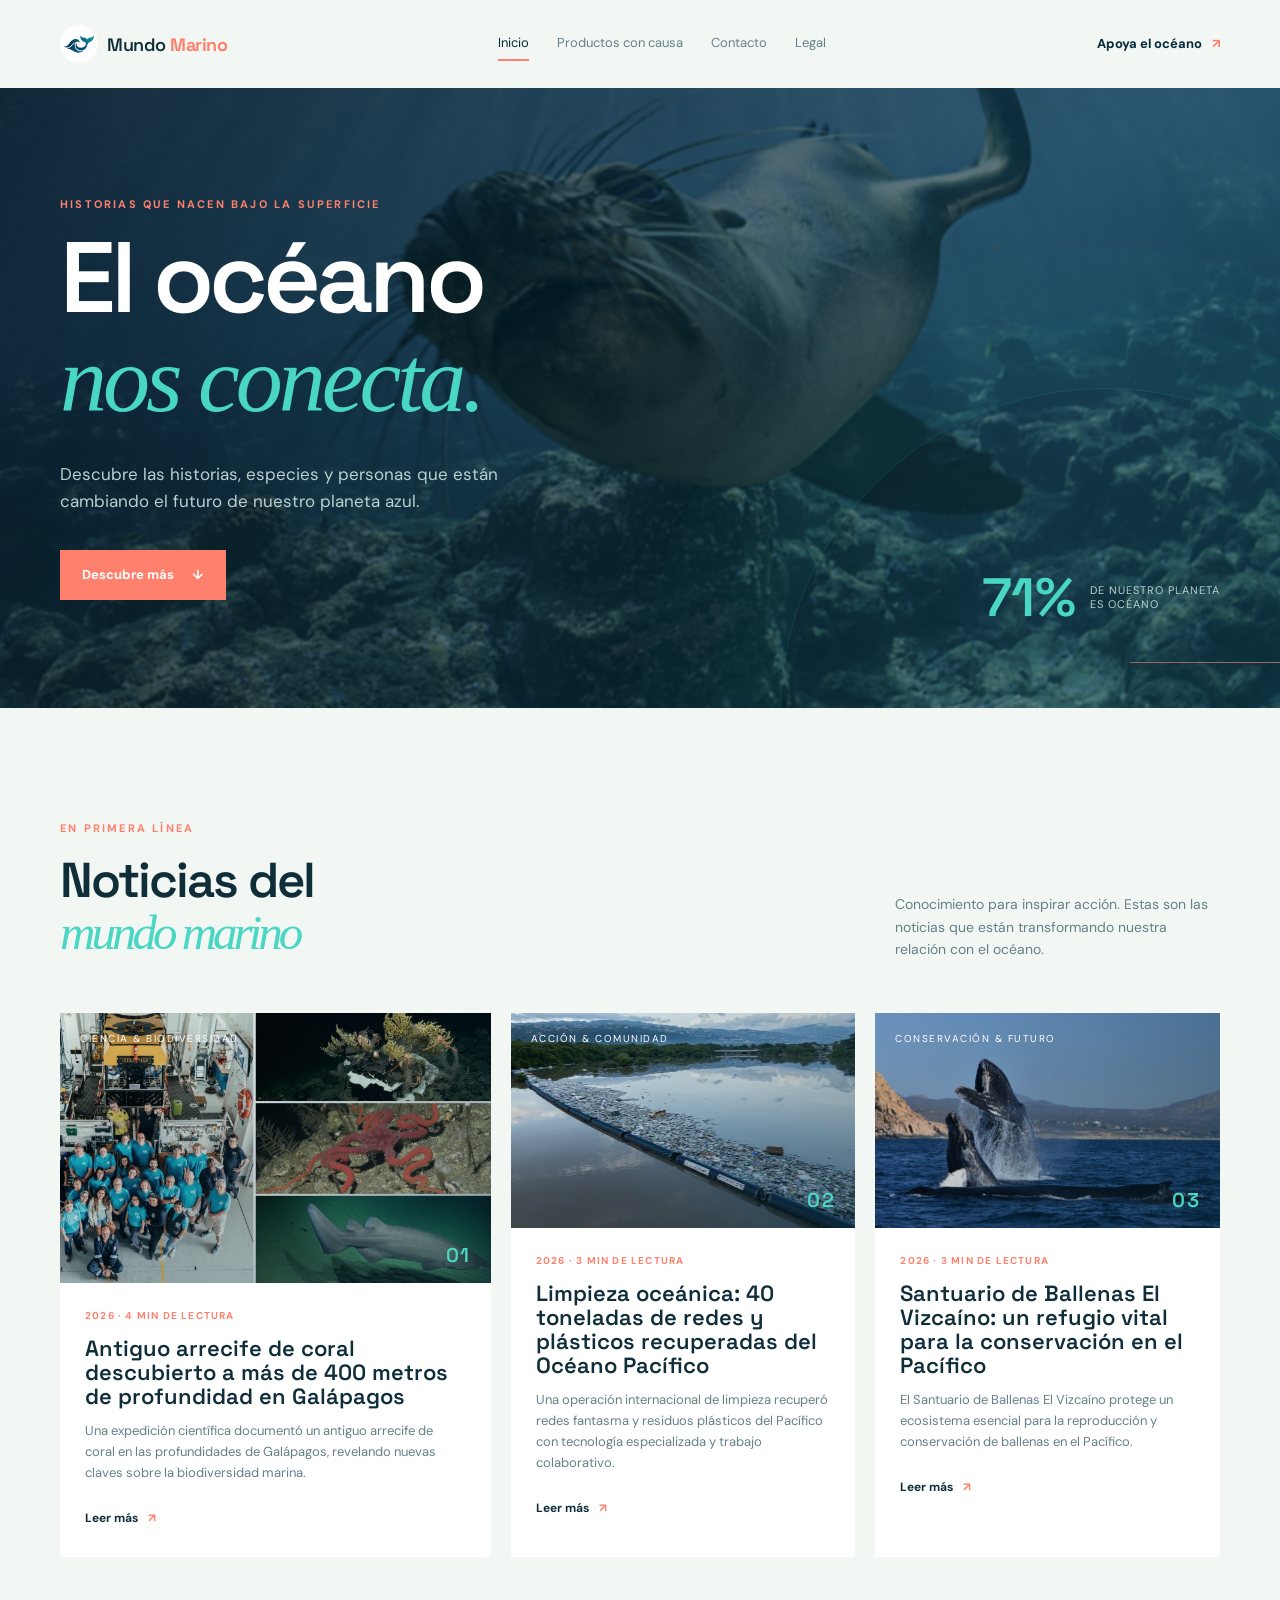
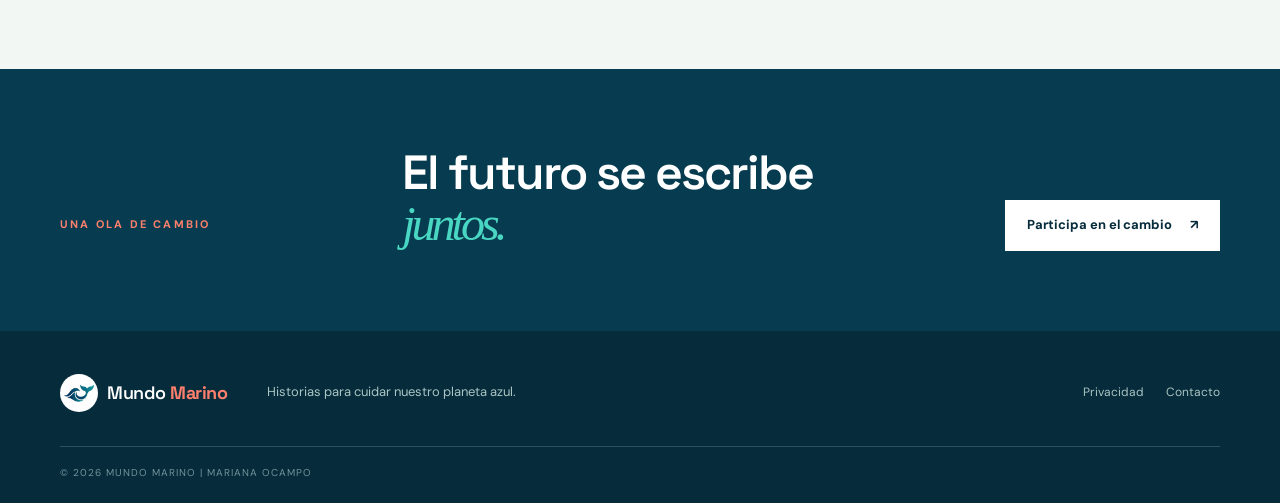
<file: index.html>
<!doctype html>
<html lang="es">
<head>
  <meta charset="utf-8">
  <meta name="viewport" content="width=device-width, initial-scale=1">
  <meta name="description" content="Mundo Marino: noticias, productos con causa y acciones para proteger nuestros océanos.">
  <title>Mundo Marino | Noticias del océano</title>
  <link rel="icon" href="img/LOGO.jpg" type="image/jpeg">
  <link rel="preconnect" href="https://fonts.googleapis.com">
  <link rel="preconnect" href="https://fonts.gstatic.com" crossorigin>
  <link href="https://fonts.googleapis.com/css2?family=DM+Sans:wght@400;500;700&family=Space+Grotesk:wght@500;600;700&display=swap" rel="stylesheet">
  <link rel="stylesheet" href="css/style.css">
</head>
<body>
  <header class="site-header">
    <nav class="nav container" aria-label="Navegación principal">
      <a class="brand" href="index.html"><img src="img/LOGO.jpg" alt="Logo de Mundo Marino"><span>Mundo <strong>Marino</strong></span></a>
      <button class="menu-toggle" type="button" aria-expanded="false" aria-controls="site-menu"><span></span><span></span><span></span><b>Menú</b></button>
      <div class="nav-links" id="site-menu">
        <a class="active" href="index.html">Inicio</a>
        <a href="productos.html">Productos con causa</a>
        <a href="contacto.html">Contacto</a>
        <a href="legal.html">Legal</a>
      </div>
      <a class="nav-cta" href="productos.html">Apoya el océano <span aria-hidden="true">↗</span></a>
    </nav>
  </header>

  <main>
    <section class="hero hero-slider" data-start="0" data-slides="img/FONDO01.jpg,img/FONDO02.jpg,img/FONDO03.jpg">
      <div class="hero-overlay"></div>
      <div class="hero-glow"></div>
      <div class="container hero-content">
        <p class="eyebrow">Historias que nacen bajo la superficie</p>
        <h1>El océano<br><em>nos conecta.</em></h1>
        <p class="hero-copy">Descubre las historias, especies y personas que están cambiando el futuro de nuestro planeta azul.</p>
        <a class="button button-primary" href="#noticias">Descubre más <span aria-hidden="true">↓</span></a>
      </div>
      <div class="hero-stat" aria-label="Dato destacado">
        <strong>71%</strong><span>de nuestro planeta<br>es océano</span>
      </div>
      <span class="hero-line" aria-hidden="true"></span>
    </section>

    <section class="news-section container" id="noticias">
      <div class="section-heading">
        <div><p class="eyebrow">En primera línea</p><h2>Noticias del<br><em>mundo marino</em></h2></div>
        <p class="section-intro">Conocimiento para inspirar acción. Estas son las noticias que están transformando nuestra relación con el océano.</p>
      </div>
      <div class="news-grid">
        <article class="news-card news-card-featured">
          <div class="card-image coral-image"><img src="img/NOTICIA01.jpeg" alt="Arrecife de coral en las profundidades"><span class="image-label">Ciencia &amp; biodiversidad</span><span class="card-number">01</span></div>
          <div class="card-body">          <p class="card-meta">2026 · 4 MIN DE LECTURA</p><h3>Antiguo arrecife de coral descubierto a más de 400 metros de profundidad en Galápagos</h3><p>Una expedición científica documentó un antiguo arrecife de coral en las profundidades de Galápagos, revelando nuevas claves sobre la biodiversidad marina.</p><a class="text-link" href="https://www.elcomercio.com/tendencias/ciencia/descubren-antiguo-arrecife-coral-galapagos/" target="_blank" rel="noopener noreferrer">Leer más <span>↗</span></a></div>
        </article>
        <article class="news-card">
          <div class="card-image clean-image"><img src="img/NOTICIA02.jpg" alt="Limpieza de residuos en el océano"><span class="image-label">Acción &amp; comunidad</span><span class="card-number">02</span></div>
          <div class="card-body">          <p class="card-meta">2026 · 3 MIN DE LECTURA</p><h3>Limpieza oceánica: 40 toneladas de redes y plásticos recuperadas del Océano Pacífico</h3><p>Una operación internacional de limpieza recuperó redes fantasma y residuos plásticos del Pacífico con tecnología especializada y trabajo colaborativo.</p><a class="text-link" href="https://newses.cgtn.com/n/BfIcA-BIA-HIA/CCeGcA/p.html" target="_blank" rel="noopener noreferrer">Leer más <span>↗</span></a></div>
        </article>
        <article class="news-card">
          <div class="card-image whale-image"><img src="img/NOTICIA03.jpg" alt="Ballena en un santuario marino"><span class="image-label">Conservación &amp; futuro</span><span class="card-number">03</span></div>
          <div class="card-body">          <p class="card-meta">2026 · 3 MIN DE LECTURA</p><h3>Santuario de Ballenas El Vizcaíno: un refugio vital para la conservación en el Pacífico</h3><p>El Santuario de Ballenas El Vizcaíno protege un ecosistema esencial para la reproducción y conservación de ballenas en el Pacífico.</p><a class="text-link" href="https://www.anahuac.mx/mexico/noticias/santuario-ballenas-el-vizcaino" target="_blank" rel="noopener noreferrer">Leer más <span>↗</span></a></div>
        </article>
      </div>
    </section>
    <section class="impact-strip"><div class="container impact-inner"><p class="eyebrow">Una ola de cambio</p><h2>El futuro se escribe<br><em>juntos.</em></h2><a class="button button-light" href="productos.html">Participa en el cambio <span>↗</span></a></div></section>
  </main>
  <footer class="site-footer"><div class="container footer-inner"><a class="brand" href="index.html"><img src="img/LOGO.jpg" alt="Logo de Mundo Marino"><span>Mundo <strong>Marino</strong></span></a><p>Historias para cuidar nuestro planeta azul.</p><div class="footer-links"><a href="legal.html">Privacidad</a><a href="contacto.html">Contacto</a></div></div><div class="container footer-bottom"><span>© 2026 Mundo Marino | Mariana Ocampo</span></div></footer>
<script src="js/main.js"></script>
</body>
</html>
</file>
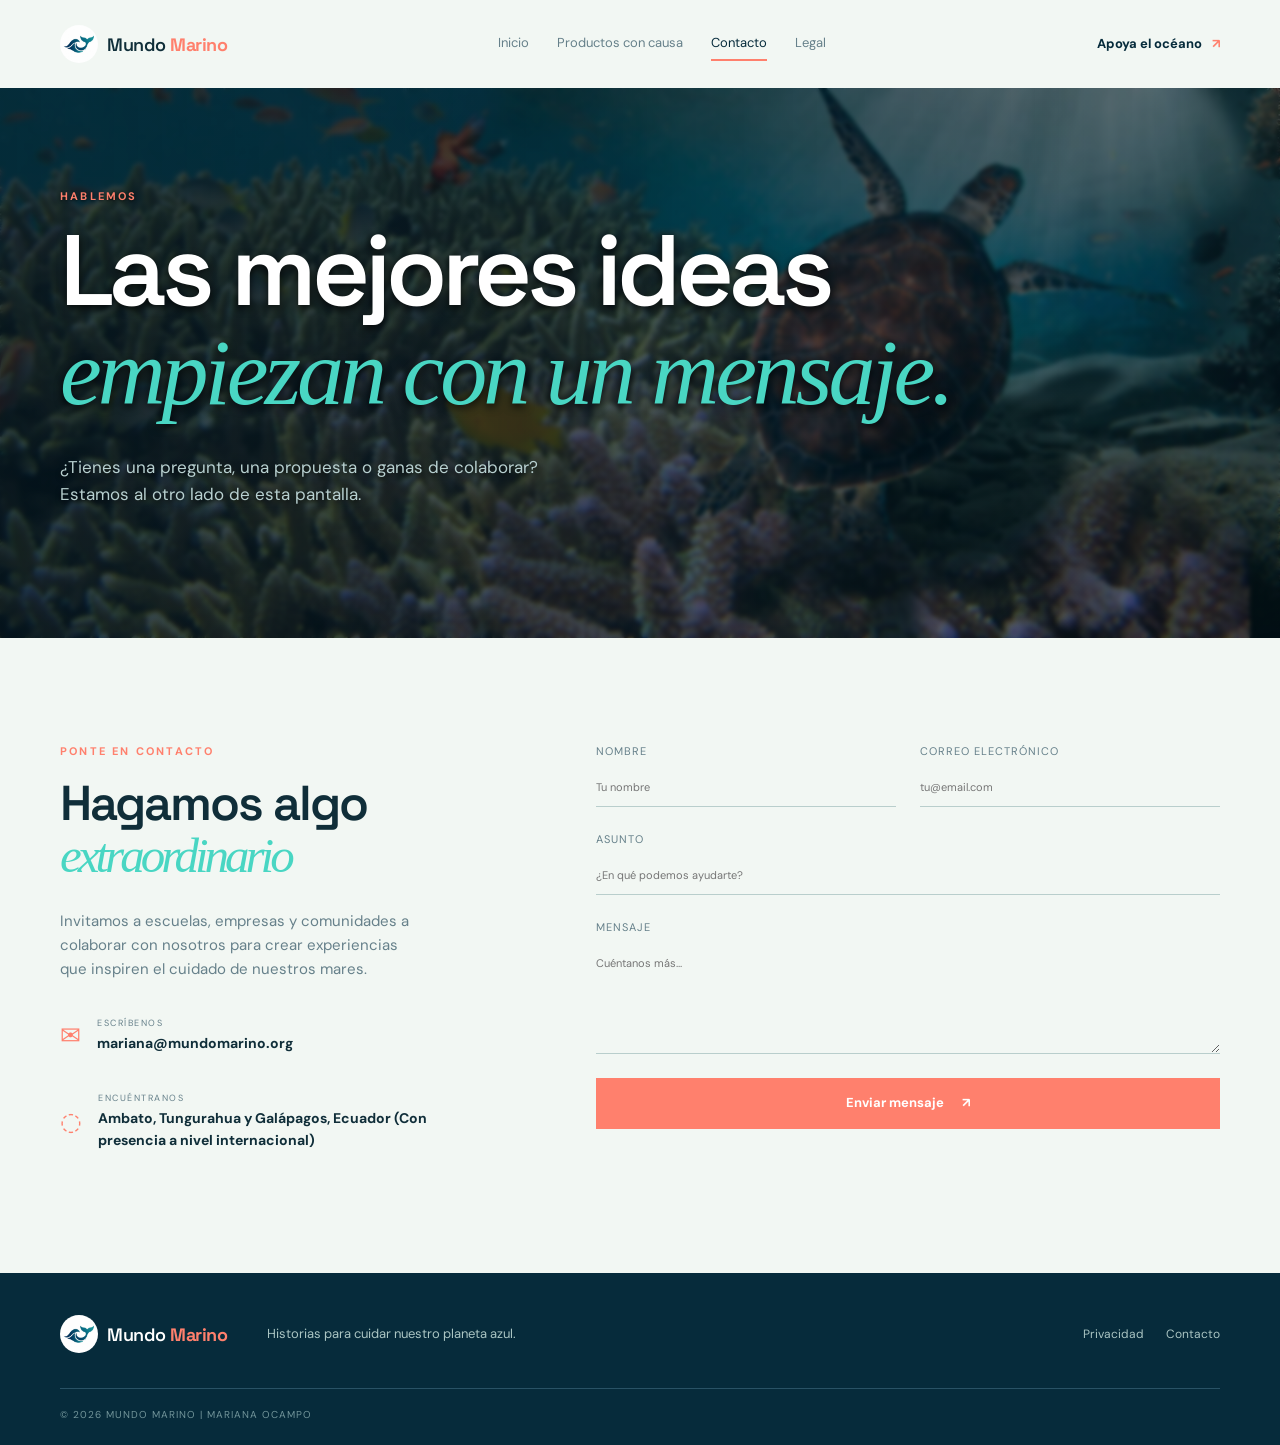
<file: contacto.html>
﻿<!doctype html>
<html lang="es">
<head><meta charset="utf-8"><meta name="viewport" content="width=device-width, initial-scale=1"><meta name="description" content="Contacta con el equipo de Mundo Marino."><title>Contacto | Mundo Marino</title><link rel="icon" href="img/LOGO.jpg" type="image/jpeg"><link rel="preconnect" href="https://fonts.googleapis.com"><link rel="preconnect" href="https://fonts.gstatic.com" crossorigin><link href="https://fonts.googleapis.com/css2?family=DM+Sans:wght@400;500;700&family=Space+Grotesk:wght@500;600;700&display=swap" rel="stylesheet"><link rel="stylesheet" href="css/style.css"></head>
<body><header class="site-header"><nav class="nav container" aria-label="Navegación principal"><a class="brand" href="index.html"><img src="img/LOGO.jpg" alt="Logo de Mundo Marino"><span>Mundo <strong>Marino</strong></span></a><button class="menu-toggle" type="button" aria-expanded="false" aria-controls="site-menu"><span></span><span></span><span></span><b>Menú</b></button><div class="nav-links" id="site-menu"><a href="index.html">Inicio</a><a href="productos.html">Productos con causa</a><a class="active" href="contacto.html">Contacto</a><a href="legal.html">Legal</a></div><a class="nav-cta" href="productos.html">Apoya el océano <span>↗</span></a></nav></header>
<main><section class="page-hero contact-hero hero-slider" data-start="2" data-slides="img/FONDO01.jpg,img/FONDO02.jpg,img/FONDO03.jpg"><div class="hero-overlay"></div><div class="container"><p class="eyebrow">Hablemos</p><h1>Las mejores ideas<br><em>empiezan con un mensaje.</em></h1><p class="hero-copy">¿Tienes una pregunta, una propuesta o ganas de colaborar? Estamos al otro lado de esta pantalla.</p></div></section><section class="contact-section container"><div class="contact-info"><p class="eyebrow">Ponte en contacto</p><h2>Hagamos algo<br><em>extraordinario</em></h2><p>Invitamos a escuelas, empresas y comunidades a colaborar con nosotros para crear experiencias que inspiren el cuidado de nuestros mares.</p><div class="contact-detail"><span>✉</span><div><small>ESCRÍBENOS</small><a href="mailto:mariana@mundomarino.org">mariana@mundomarino.org</a></div></div><div class="contact-detail"><span>◌</span><div><small>ENCUÉNTRANOS</small><p>Ambato, Tungurahua y Galápagos, Ecuador (Con presencia a nivel internacional)</p></div></div></div><form class="contact-form" id="contact-form" action="#" method="post"><label for="nombre">Nombre<input id="nombre" name="nombre" type="text" placeholder="Tu nombre" required></label><label for="correo">Correo electrónico<input id="correo" name="correo" type="email" placeholder="tu@email.com" required></label><label for="asunto">Asunto<input id="asunto" name="asunto" type="text" placeholder="¿En qué podemos ayudarte?" required></label><label for="mensaje">Mensaje<textarea id="mensaje" name="mensaje" rows="5" placeholder="Cuéntanos más..." required></textarea></label><button class="button button-primary" type="submit">Enviar mensaje <span>↗</span></button><p class="form-message" role="status"></p></form></section></main>
<footer class="site-footer"><div class="container footer-inner"><a class="brand" href="index.html"><img src="img/LOGO.jpg" alt="Logo de Mundo Marino"><span>Mundo <strong>Marino</strong></span></a><p>Historias para cuidar nuestro planeta azul.</p><div class="footer-links"><a href="legal.html">Privacidad</a><a href="contacto.html">Contacto</a></div></div><div class="container footer-bottom"><span>© 2026 Mundo Marino | Mariana Ocampo</span></div></footer><script src="js/main.js"></script></body></html>
</file>
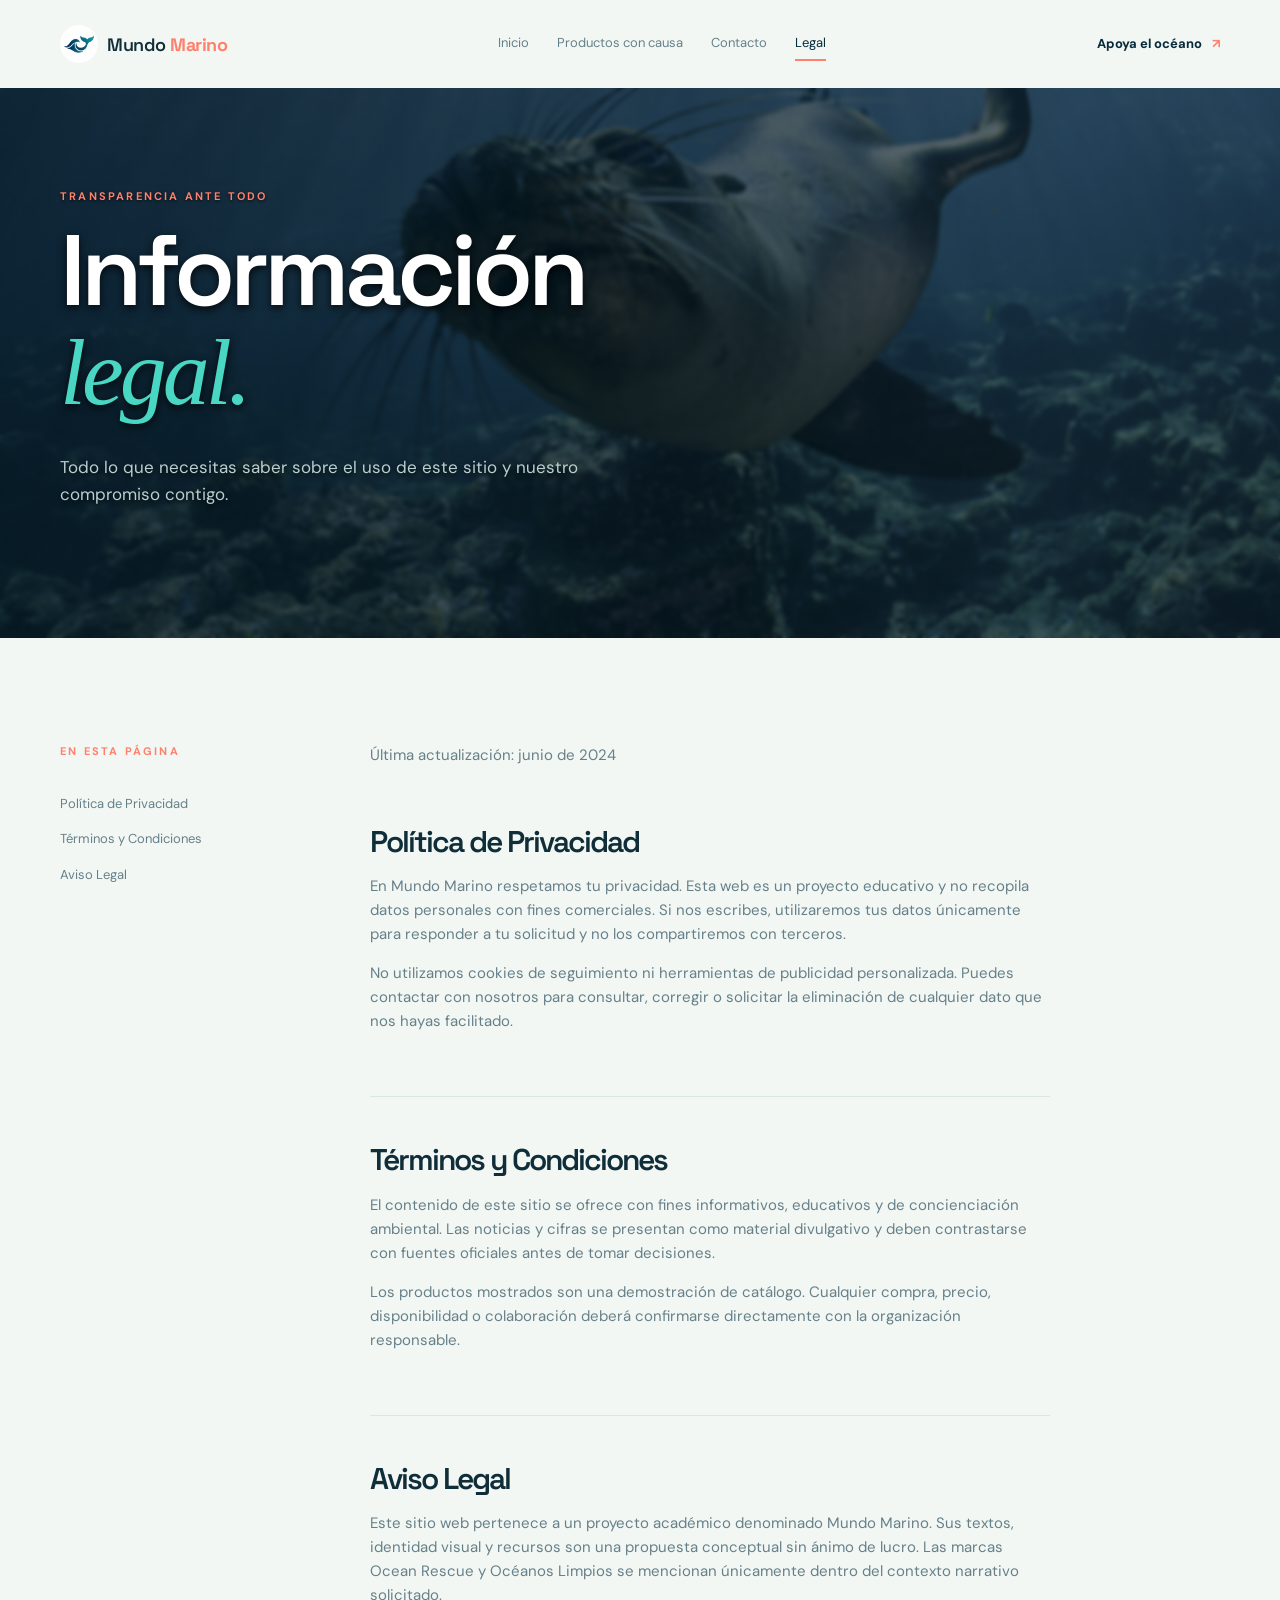
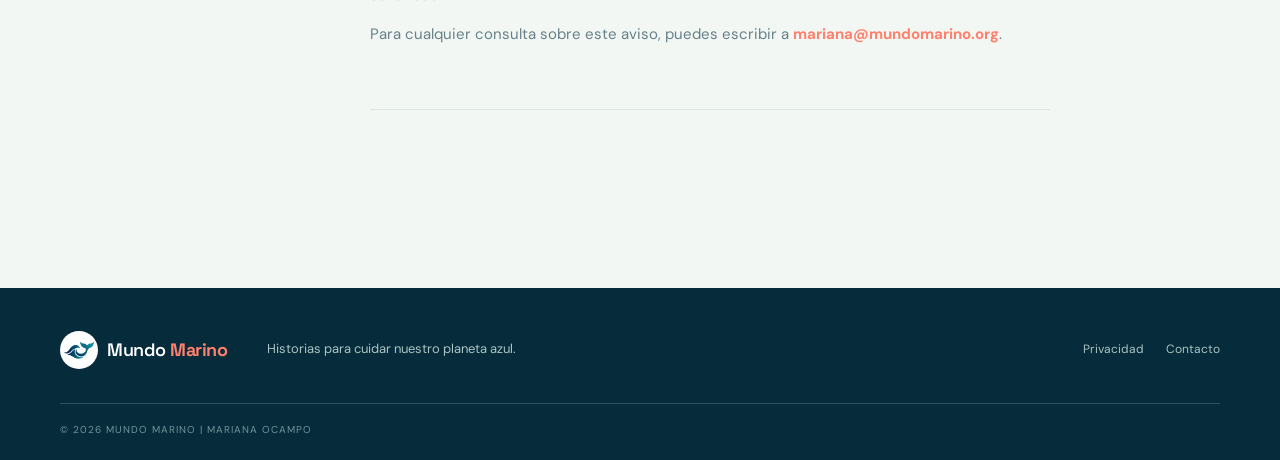
<file: legal.html>
﻿<!doctype html>
<html lang="es">
<head><meta charset="utf-8"><meta name="viewport" content="width=device-width, initial-scale=1"><meta name="description" content="Información legal de Mundo Marino."><title>Legal | Mundo Marino</title><link rel="icon" href="img/LOGO.jpg" type="image/jpeg"><link rel="preconnect" href="https://fonts.googleapis.com"><link rel="preconnect" href="https://fonts.gstatic.com" crossorigin><link href="https://fonts.googleapis.com/css2?family=DM+Sans:wght@400;500;700&family=Space+Grotesk:wght@500;600;700&display=swap" rel="stylesheet"><link rel="stylesheet" href="css/style.css"></head>
<body><header class="site-header"><nav class="nav container" aria-label="Navegación principal"><a class="brand" href="index.html"><img src="img/LOGO.jpg" alt="Logo de Mundo Marino"><span>Mundo <strong>Marino</strong></span></a><button class="menu-toggle" type="button" aria-expanded="false" aria-controls="site-menu"><span></span><span></span><span></span><b>Menú</b></button><div class="nav-links" id="site-menu"><a href="index.html">Inicio</a><a href="productos.html">Productos con causa</a><a href="contacto.html">Contacto</a><a class="active" href="legal.html">Legal</a></div><a class="nav-cta" href="productos.html">Apoya el océano <span>↗</span></a></nav></header>
<main><section class="page-hero legal-hero hero-slider" data-start="0" data-slides="img/FONDO01.jpg,img/FONDO02.jpg,img/FONDO03.jpg"><div class="hero-overlay"></div><div class="container"><p class="eyebrow">Transparencia ante todo</p><h1>Información<br><em>legal.</em></h1><p class="hero-copy">Todo lo que necesitas saber sobre el uso de este sitio y nuestro compromiso contigo.</p></div></section><section class="legal-section container"><aside><p class="eyebrow">En esta página</p><a href="#privacidad">Política de Privacidad</a><a href="#terminos">Términos y Condiciones</a><a href="#aviso">Aviso Legal</a></aside><div class="legal-copy"><p class="updated">Última actualización: junio de 2024</p><article id="privacidad"><h2>Política de Privacidad</h2><p>En Mundo Marino respetamos tu privacidad. Esta web es un proyecto educativo y no recopila datos personales con fines comerciales. Si nos escribes, utilizaremos tus datos únicamente para responder a tu solicitud y no los compartiremos con terceros.</p><p>No utilizamos cookies de seguimiento ni herramientas de publicidad personalizada. Puedes contactar con nosotros para consultar, corregir o solicitar la eliminación de cualquier dato que nos hayas facilitado.</p></article><article id="terminos"><h2>Términos y Condiciones</h2><p>El contenido de este sitio se ofrece con fines informativos, educativos y de concienciación ambiental. Las noticias y cifras se presentan como material divulgativo y deben contrastarse con fuentes oficiales antes de tomar decisiones.</p><p>Los productos mostrados son una demostración de catálogo. Cualquier compra, precio, disponibilidad o colaboración deberá confirmarse directamente con la organización responsable.</p></article><article id="aviso"><h2>Aviso Legal</h2><p>Este sitio web pertenece a un proyecto académico denominado Mundo Marino. Sus textos, identidad visual y recursos son una propuesta conceptual sin ánimo de lucro. Las marcas Ocean Rescue y Océanos Limpios se mencionan únicamente dentro del contexto narrativo solicitado.</p><p>Para cualquier consulta sobre este aviso, puedes escribir a <a href="mailto:mariana@mundomarino.org">mariana@mundomarino.org</a>.</p></article></div></section></main>
<footer class="site-footer"><div class="container footer-inner"><a class="brand" href="index.html"><img src="img/LOGO.jpg" alt="Logo de Mundo Marino"><span>Mundo <strong>Marino</strong></span></a><p>Historias para cuidar nuestro planeta azul.</p><div class="footer-links"><a href="legal.html">Privacidad</a><a href="contacto.html">Contacto</a></div></div><div class="container footer-bottom"><span>© 2026 Mundo Marino | Mariana Ocampo</span></div></footer><script src="js/main.js"></script></body></html>
</file>
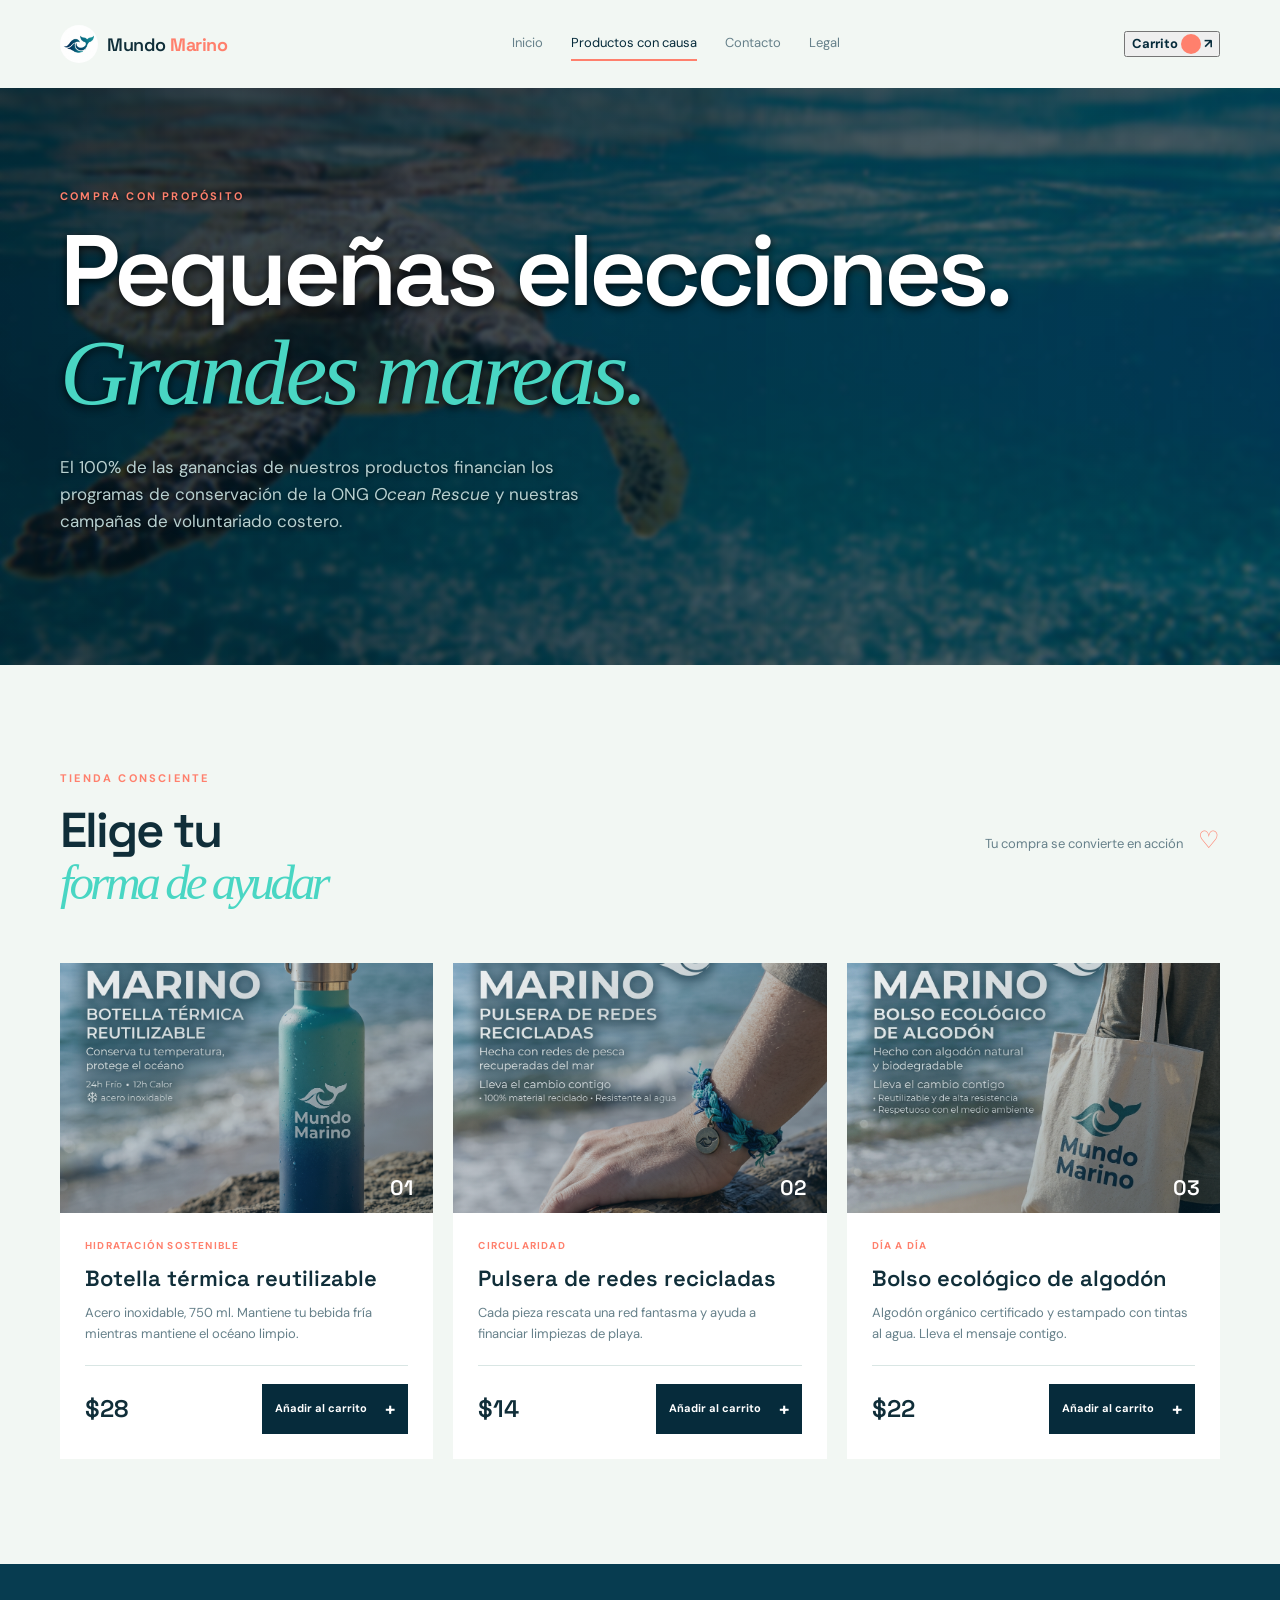
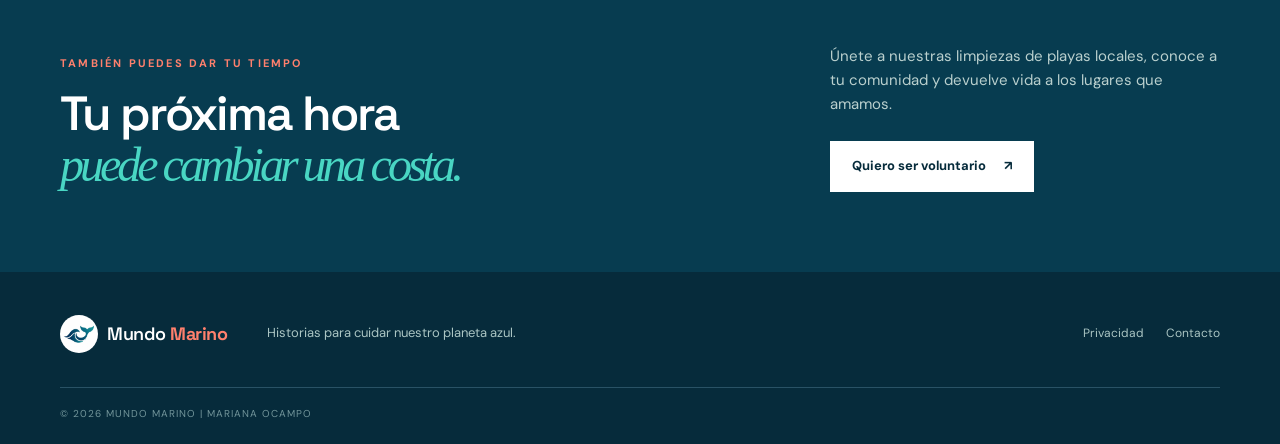
<file: productos.html>
﻿<!doctype html>
<html lang="es">
<head>
  <meta charset="utf-8"><meta name="viewport" content="width=device-width, initial-scale=1">
  <meta name="description" content="Compra productos sostenibles y apoya la conservación marina."><title>Productos con causa | Mundo Marino</title>
  <link rel="icon" href="img/LOGO.jpg" type="image/jpeg">
  <link rel="preconnect" href="https://fonts.googleapis.com"><link rel="preconnect" href="https://fonts.gstatic.com" crossorigin>
  <link href="https://fonts.googleapis.com/css2?family=DM+Sans:wght@400;500;700&family=Space+Grotesk:wght@500;600;700&display=swap" rel="stylesheet"><link rel="stylesheet" href="css/style.css">
</head>
<body>
  <header class="site-header"><nav class="nav container" aria-label="Navegación principal"><a class="brand" href="index.html"><img src="img/LOGO.jpg" alt="Logo de Mundo Marino"><span>Mundo <strong>Marino</strong></span></a><button class="menu-toggle" type="button" aria-expanded="false" aria-controls="site-menu"><span></span><span></span><span></span><b>Menú</b></button><div class="nav-links" id="site-menu"><a href="index.html">Inicio</a><a class="active" href="productos.html">Productos con causa</a><a href="contacto.html">Contacto</a><a href="legal.html">Legal</a></div><button class="nav-cta cart-trigger" type="button">Carrito <span class="cart-count">0</span> ↗</button></nav></header>
  <main>
    <section class="page-hero product-hero hero-slider" data-start="1" data-slides="img/FONDO01.jpg,img/FONDO02.jpg,img/FONDO03.jpg"><div class="hero-overlay"></div><div class="container"><p class="eyebrow">Compra con propósito</p><h1>Pequeñas elecciones.<br><em>Grandes mareas.</em></h1><p class="hero-copy">El 100% de las ganancias de nuestros productos financian los programas de conservación de la ONG <em>Ocean Rescue</em> y nuestras campañas de voluntariado costero.</p></div></section>
    <section class="shop-section container" id="productos"><div class="section-heading compact"><div><p class="eyebrow">Tienda consciente</p><h2>Elige tu<br><em>forma de ayudar</em></h2></div><div class="cart-note">Tu compra se convierte en acción <span>♡</span></div></div>
      <div class="products-grid">
        <article class="product-card"><div class="product-visual product-photo"><img src="img/BOTELLA.jpg" alt="Botella térmica reutilizable"><strong>01</strong></div><div class="product-info"><p class="card-meta">HIDRATACIÓN SOSTENIBLE</p><h3>Botella térmica reutilizable</h3><p>Acero inoxidable, 750 ml. Mantiene tu bebida fría mientras mantiene el océano limpio.</p><div class="product-buy"><strong>$28</strong><button class="button button-small add-to-cart" data-name="Botella térmica reutilizable" data-price="28" type="button">Añadir al carrito <span>+</span></button></div></div></article>
        <article class="product-card"><div class="product-visual product-photo">        <img src="img/PULSERA.jpg" alt="Pulsera de redes recicladas"><strong>02</strong></div><div class="product-info"><p class="card-meta">CIRCULARIDAD</p><h3>Pulsera de redes recicladas</h3><p>Cada pieza rescata una red fantasma y ayuda a financiar limpiezas de playa.</p><div class="product-buy"><strong>$14</strong><button class="button button-small add-to-cart" data-name="Pulsera de redes recicladas" data-price="14" type="button">Añadir al carrito <span>+</span></button></div></div></article>
        <article class="product-card"><div class="product-visual product-photo">        <img src="img/BOLSO.jpg" alt="Bolso ecológico de algodón"><strong>03</strong></div><div class="product-info"><p class="card-meta">DÍA A DÍA</p><h3>Bolso ecológico de algodón</h3><p>Algodón orgánico certificado y estampado con tintas al agua. Lleva el mensaje contigo.</p><div class="product-buy"><strong>$22</strong><button class="button button-small add-to-cart" data-name="Bolso ecológico de algodón" data-price="22" type="button">Añadir al carrito <span>+</span></button></div></div></article>
      </div>
    </section>
    <section class="volunteer-section"><div class="container volunteer-inner"><div><p class="eyebrow">También puedes dar tu tiempo</p><h2>Tu próxima hora<br><em>puede cambiar una costa.</em></h2></div><div><p>Únete a nuestras limpiezas de playas locales, conoce a tu comunidad y devuelve vida a los lugares que amamos.</p><a class="button button-light" href="contacto.html">Quiero ser voluntario <span>↗</span></a></div></div></section>
  </main>
  <footer class="site-footer"><div class="container footer-inner"><a class="brand" href="index.html"><img src="img/LOGO.jpg" alt="Logo de Mundo Marino"><span>Mundo <strong>Marino</strong></span></a><p>Historias para cuidar nuestro planeta azul.</p><div class="footer-links"><a href="legal.html">Privacidad</a><a href="contacto.html">Contacto</a></div></div><div class="container footer-bottom"><span>© 2026 Mundo Marino | Mariana Ocampo</span></div></footer>
  <div class="modal-backdrop" aria-hidden="true"><section class="cart-modal" role="dialog" aria-modal="true" aria-labelledby="cart-title"><button class="modal-close" type="button" aria-label="Cerrar carrito">×</button><p class="eyebrow">Tu selección</p><h2 id="cart-title">Carrito de compras</h2><div class="cart-items"></div><div class="cart-total"><span>Total</span><strong>$<span class="total-amount">0.00</span></strong></div><button class="button button-primary pay-button" type="button">Pagar <span>↗</span></button><p class="payment-message" role="status"></p></section></div>
<script src="js/main.js"></script>
</body>
</html>
</file>
<file: css/style.css>
@import url('https://fonts.googleapis.com/css2?family=DM+Sans:wght@400;500;700&family=Space+Grotesk:wght@500;600;700&display=swap');
:root{--navy:#062b3b;--deep:#073c50;--turquoise:#49d6c3;--foam:#f2f7f3;--coral:#ff806d;--ink:#102e39;--muted:#66808a;--line:#d9e6e4;--white:#fff;--serif:Georgia,serif}
*{box-sizing:border-box}html{scroll-behavior:smooth}body{margin:0;color:var(--ink);font-family:'DM Sans',sans-serif;background:var(--foam);line-height:1.6}a{color:inherit;text-decoration:none}button,input,textarea{font:inherit}.container{width:min(1160px,calc(100% - 48px));margin:auto}.site-header{background:var(--foam);position:relative;z-index:5}.nav{height:88px;display:flex;align-items:center;justify-content:space-between;gap:28px}.brand{display:flex;align-items:center;gap:9px;font:600 18px 'Space Grotesk',sans-serif;letter-spacing:-.5px}.brand strong{color:var(--coral)}.brand-mark{display:grid;place-items:center;width:32px;height:32px;color:var(--navy);font-size:30px;line-height:1;transform:rotate(-10deg)}.nav-links{display:flex;gap:28px;font-size:13px;color:var(--muted)}.nav-links a{padding:6px 0;border-bottom:2px solid transparent;transition:.25s}.nav-links a:hover,.nav-links .active{color:var(--navy);border-color:var(--coral)}.nav-cta{color:var(--navy);font-size:13px;font-weight:700}.nav-cta span,.text-link span{color:var(--coral);padding-left:7px}.hero{min-height:620px;background:var(--navy);color:var(--white);position:relative;overflow:hidden;display:flex;align-items:center}.hero:after{content:'';position:absolute;inset:0;background:radial-gradient(ellipse at 80% 30%,rgba(73,214,195,.26),transparent 37%),linear-gradient(120deg,transparent 45%,rgba(5,77,95,.7) 45%);pointer-events:none}.hero-glow{position:absolute;width:650px;height:650px;border:1px solid rgba(73,214,195,.25);border-radius:50%;right:-150px;bottom:-330px;box-shadow:0 0 0 70px rgba(73,214,195,.04),0 0 0 140px rgba(73,214,195,.03)}.hero-content{position:relative;z-index:1;padding:72px 0}.eyebrow{color:var(--coral);font-size:11px;font-weight:700;letter-spacing:2.2px;text-transform:uppercase;margin:0 0 18px}.hero h1,.page-hero h1{font:600 clamp(54px,8vw,100px)/.94 'Space Grotesk',sans-serif;letter-spacing:-5px;margin:0 0 28px}.hero h1 em,.page-hero h1 em,h2 em{color:var(--turquoise);font:italic .94em var(--serif);letter-spacing:-4px}.hero-copy{max-width:440px;color:#b8d0d0;font-size:17px;margin:0 0 34px}.button{border:0;cursor:pointer;display:inline-flex;gap:18px;align-items:center;justify-content:center;padding:15px 22px;font-weight:700;font-size:13px;transition:.3s}.button-primary{background:var(--coral);color:var(--white)}.button-primary:hover{background:#ff9b8b;transform:translateY(-3px);box-shadow:0 10px 22px #ff806d44}.button-light{background:var(--white);color:var(--navy)}.button-light:hover{transform:translateY(-3px);background:var(--turquoise)}.hero-stat{position:absolute;z-index:1;right:max(48px,calc((100% - 1160px)/2));bottom:76px;display:flex;align-items:center;gap:14px}.hero-stat strong{font:600 54px 'Space Grotesk';color:var(--turquoise)}.hero-stat span{font-size:11px;line-height:1.25;letter-spacing:1px;text-transform:uppercase;color:#b8d0d0}.hero-line{position:absolute;width:150px;height:1px;background:var(--coral);right:0;bottom:45px}.news-section{padding:112px 0}.section-heading{display:flex;justify-content:space-between;gap:40px;align-items:end;margin-bottom:52px}.section-heading h2,h2{font:600 49px/.98 'Space Grotesk';letter-spacing:-2px;margin:0}.section-heading h2 em,h2 em{font-size:1em}.section-intro{max-width:325px;color:var(--muted);font-size:14px;margin:0}.news-grid{display:grid;grid-template-columns:1.25fr 1fr 1fr;gap:20px}.news-card{background:var(--white);transition:.3s;animation:rise .7s both}.news-card:hover,.product-card:hover{transform:translateY(-8px);box-shadow:0 20px 40px rgba(6,43,59,.12)}.card-image{height:215px;position:relative;overflow:hidden;background:var(--deep)}.news-card-featured .card-image{height:270px}.card-image:after{content:'';position:absolute;inset:0;background:linear-gradient(135deg,transparent,rgba(6,43,59,.48))}.coral-image{background:radial-gradient(circle at 20% 80%,#ff987c 0 8%,transparent 9%),radial-gradient(circle at 60% 68%,#34baae 0 11%,transparent 12%),linear-gradient(145deg,#123c58,#0d6c75 55%,#ef765e)}.clean-image{background:radial-gradient(circle at 25% 35%,#f0c878 0 9%,transparent 10%),radial-gradient(circle at 65% 70%,#47cbb9 0 18%,transparent 19%),linear-gradient(150deg,#0b4559,#2c9b9a)}.whale-image{background:radial-gradient(ellipse at 50% 65%,#132e53 0 19%,transparent 20%),linear-gradient(180deg,#56b7c3,#0c4663 75%)}.image-label,.card-number{position:absolute;z-index:1;color:var(--white);font-size:10px;letter-spacing:1.5px;text-transform:uppercase}.image-label{left:20px;top:18px}.card-number{right:20px;bottom:15px;font:600 20px 'Space Grotesk';color:var(--turquoise)}.card-body{padding:25px 25px 28px}.card-meta{color:var(--coral);font-size:10px;letter-spacing:1.2px;font-weight:700;margin:0 0 12px}.card-body h3,.product-info h3{font:600 22px/1.1 'Space Grotesk';margin:0 0 13px}.card-body p:not(.card-meta),.product-info>p:not(.card-meta){font-size:13px;color:var(--muted);margin:0 0 20px}.text-link{font-size:12px;font-weight:700}.impact-strip,.volunteer-section{background:var(--deep);color:var(--white);padding:80px 0}.impact-inner,.volunteer-inner{display:flex;align-items:end;justify-content:space-between;gap:30px}.impact-strip h2,.volunteer-section h2{font-size:48px}.impact-strip h2 em,.volunteer-section h2 em{color:var(--turquoise)}.page-hero{background:var(--navy);color:var(--white);padding:100px 0 96px;position:relative;overflow:hidden}.page-hero:after{content:'✦';position:absolute;right:12%;bottom:-50px;color:rgba(73,214,195,.12);font-size:280px}.page-hero .hero-copy{max-width:550px}.product-hero{background:linear-gradient(110deg,var(--navy),#095368)}.shop-section{padding:105px 0}.compact{align-items:center}.cart-note{color:var(--muted);font-size:13px}.cart-note span{color:var(--coral);font-size:24px;margin-left:12px}.products-grid{display:grid;grid-template-columns:repeat(3,1fr);gap:20px}.product-card{background:var(--white);transition:.3s}.product-visual{height:250px;position:relative;display:flex;align-items:center;justify-content:center;overflow:hidden}.product-visual:before{content:'';position:absolute;width:130px;height:190px;border-radius:22px 22px 35px 35px;background:var(--turquoise);box-shadow:15px 14px 0 rgba(6,43,59,.15);transform:rotate(8deg)}.product-visual span,.product-visual strong{position:absolute;z-index:1}.product-visual span{top:18px;left:20px;font-size:10px;letter-spacing:2px;color:var(--navy)}.product-visual strong{bottom:12px;right:20px;font:600 21px 'Space Grotesk';color:var(--white)}.bottle-visual{background:#d8efea}.bracelet-visual{background:#f8d5c8}.bracelet-visual:before{width:155px;height:155px;border:18px solid var(--coral);background:transparent;border-radius:50%;box-shadow:none;transform:rotate(-15deg)}.bag-visual{background:#d9e5d1}.bag-visual:before{width:155px;height:140px;border-radius:5px;background:#739b85;box-shadow:none;transform:rotate(-4deg)}.product-info{padding:25px}.product-buy{border-top:1px solid var(--line);padding-top:18px;display:flex;justify-content:space-between;align-items:center}.product-buy strong{font:600 24px 'Space Grotesk'}.button-small{background:var(--navy);color:var(--white);padding:11px 13px;font-size:11px}.button-small:hover{background:var(--coral)}.button-small span{font-size:18px}.volunteer-inner>div:last-child{max-width:390px}.volunteer-inner p:not(.eyebrow){color:#bad0ce;font-size:15px;margin:0 0 25px}.contact-section{padding:105px 0;display:grid;grid-template-columns:.8fr 1.2fr;gap:120px}.contact-info h2{margin-bottom:25px}.contact-info>p:not(.eyebrow){color:var(--muted);font-size:15px;max-width:360px}.contact-detail{display:flex;gap:16px;margin-top:35px;align-items:center}.contact-detail>span{font-size:25px;color:var(--coral)}.contact-detail small{display:block;color:var(--muted);font-size:9px;letter-spacing:1.5px}.contact-detail a,.contact-detail p{font-size:14px;font-weight:700;margin:2px 0}.contact-form{display:grid;grid-template-columns:1fr 1fr;gap:24px}.contact-form label{display:flex;flex-direction:column;gap:8px;color:var(--muted);font-size:11px;letter-spacing:1px;text-transform:uppercase}.contact-form label:nth-child(3),.contact-form label:nth-child(4),.contact-form button{grid-column:1/-1}.contact-form input,.contact-form textarea{border:0;border-bottom:1px solid #b9cecc;background:transparent;padding:10px 0;color:var(--ink);outline:0;resize:vertical;text-transform:none;letter-spacing:0}.contact-form input:focus,.contact-form textarea:focus{border-color:var(--coral)}.legal-section{display:grid;grid-template-columns:220px 1fr;gap:90px;padding:105px 0 130px}.legal-section aside{display:flex;flex-direction:column;gap:15px;position:sticky;top:30px;align-self:start}.legal-section aside a{font-size:13px;color:var(--muted)}.legal-section aside a:hover{color:var(--coral)}.legal-copy{max-width:680px}.updated{color:var(--muted);font-size:12px;margin:0 0 60px}.legal-copy article{padding:0 0 48px;margin-bottom:48px;border-bottom:1px solid var(--line)}.legal-copy h2{font-size:30px;margin-bottom:18px}.legal-copy p{color:var(--muted);font-size:15px}.legal-copy a{color:var(--coral);font-weight:700}.site-footer{background:var(--navy);color:var(--white);padding:38px 0 22px}.footer-inner{display:flex;align-items:center;gap:40px}.footer-inner p{color:#aac5c3;font-size:13px;margin-right:auto}.footer-links{display:flex;gap:22px;font-size:12px;color:#aac5c3}.footer-links a:hover{color:var(--turquoise)}.footer-bottom{border-top:1px solid #295265;margin-top:30px;padding-top:18px;display:flex;justify-content:space-between;color:#72959a;font-size:10px;letter-spacing:1px;text-transform:uppercase}@keyframes rise{from{opacity:0;transform:translateY(20px)}to{opacity:1;transform:translateY(0)}}@media(max-width:800px){.nav{height:auto;padding:20px 0;flex-wrap:wrap}.nav-links{order:3;width:100%;justify-content:space-between;gap:10px}.nav-cta{display:none}.hero{min-height:590px}.hero-stat{right:24px;bottom:45px}.section-heading,.impact-inner,.volunteer-inner{align-items:flex-start;flex-direction:column}.news-grid,.products-grid{grid-template-columns:1fr}.contact-section{grid-template-columns:1fr;gap:55px}.legal-section{grid-template-columns:1fr;gap:45px}.legal-section aside{position:static}.legal-section aside a{display:inline-block;margin-right:15px}.footer-inner{align-items:flex-start;flex-wrap:wrap;gap:18px}.footer-inner p{width:100%;order:3}.hero h1,.page-hero h1{letter-spacing:-3px}.section-heading h2,h2,.impact-strip h2,.volunteer-section h2{font-size:42px}}@media(max-width:480px){.container{width:min(100% - 32px,1160px)}.nav-links{font-size:11px}.hero-content{padding-top:35px}.hero-stat{left:16px;right:auto}.hero-stat strong{font-size:42px}.news-section,.shop-section,.contact-section,.legal-section{padding:75px 0}.contact-form{display:flex;flex-direction:column}.page-hero{padding:75px 0}.footer-bottom{flex-direction:column;gap:8px}}

/* Recursos locales e interacciones */
.brand img{width:38px;height:38px;object-fit:cover;border-radius:50%;display:block}
.hero-slider{background-image:var(--hero-image),linear-gradient(120deg,#062b3b,#075469);background-position:center;background-size:cover;transition:background-image .35s ease}
.hero-slider.is-changing{opacity:.9}
.hero-overlay{position:absolute;inset:0;background:rgba(2,22,31,.28);z-index:0;backdrop-filter:blur(1px)}
.hero-slider:after{background:linear-gradient(120deg,rgba(2,22,31,.72),rgba(5,77,95,.38))}
.product-photo{background:var(--deep)}
.card-image img{width:100%;height:100%;object-fit:cover;display:block;filter:saturate(.9)}
.product-photo img{width:100%;height:100%;object-fit:cover;display:block;filter:saturate(.9)}
.product-photo:after{content:'';position:absolute;inset:0;background:linear-gradient(135deg,rgba(6,43,59,.05),rgba(6,43,59,.45))}
.cart-count{display:inline-grid;place-items:center;min-width:20px;height:20px;padding:0 5px;border-radius:20px;background:var(--coral);color:var(--white);font-size:11px}
.modal-backdrop{position:fixed;inset:0;z-index:20;background:rgba(2,22,31,.7);display:grid;place-items:center;padding:20px;opacity:0;visibility:hidden;transition:.25s}
.modal-backdrop.is-open{opacity:1;visibility:visible}
.cart-modal{position:relative;width:min(520px,100%);max-height:90vh;overflow:auto;background:var(--foam);padding:38px;transform:translateY(18px);transition:.3s}
.modal-backdrop.is-open .cart-modal{transform:translateY(0)}
.modal-close{position:absolute;right:18px;top:14px;border:0;background:none;color:var(--muted);font-size:28px;cursor:pointer}
.cart-modal h2{font-size:34px;margin-bottom:25px}
.cart-item{display:grid;grid-template-columns:1fr auto auto;gap:15px;align-items:center;border-bottom:1px solid var(--line);padding:14px 0;font-size:14px}
.cart-item strong{font-family:'Space Grotesk'}
.cart-item button{border:0;background:none;color:var(--coral);font-size:20px;cursor:pointer}
.empty-cart{color:var(--muted);font-size:14px;padding:15px 0}
.cart-total{display:flex;justify-content:space-between;border-top:2px solid var(--navy);margin-top:22px;padding:18px 0;font-weight:700}
.cart-total strong{font:600 24px 'Space Grotesk'}
.pay-button{width:100%}
.payment-message,.form-message{font-size:13px;color:var(--coral);margin:15px 0 0}
.payment-message.success,.form-message.is-visible{color:#208a61;background:#daf4e6;padding:12px}
.form-message{grid-column:1/-1}
@media(max-width:480px){.cart-modal{padding:30px 22px}}

/* Navegación móvil y escalado fluido */
.menu-toggle{display:none;border:0;background:transparent;color:var(--navy);cursor:pointer;padding:8px;align-items:center;gap:4px}
.menu-toggle span{display:block;width:22px;height:2px;background:var(--navy);transition:.25s}
.menu-toggle b{font-size:10px;font-weight:700;letter-spacing:1px;text-transform:uppercase;margin-left:5px}
.page-hero.hero-slider{background-image:var(--hero-image),linear-gradient(110deg,var(--navy),#095368);background-position:center;background-size:cover;transition:background-image .35s ease}
.page-hero.hero-slider .hero-overlay{position:absolute;inset:0;z-index:0;background:linear-gradient(90deg,rgba(2,22,31,.78),rgba(2,22,31,.52)),rgba(2,22,31,.2);backdrop-filter:blur(2px)}
.page-hero.hero-slider .container{position:relative;z-index:1;text-shadow:0 2px 5px rgba(0,0,0,.62)}
.page-hero.hero-slider .eyebrow{text-shadow:0 1px 3px rgba(0,0,0,.75)}
.page-hero.hero-slider h1{text-shadow:0 3px 9px rgba(0,0,0,.78)}
.page-hero.hero-slider .hero-copy{text-shadow:0 2px 5px rgba(0,0,0,.7)}
.page-hero.hero-slider:after{content:none}
@media(max-width:800px){
  .container{width:min(100% - 32px,1160px)}
  .nav{min-height:76px;height:auto;padding:14px 0;gap:12px;flex-wrap:wrap}
  .brand{font-size:clamp(15px,4vw,18px)}
  .menu-toggle{display:flex;margin-left:auto}
  .nav-links{display:none;order:4;width:100%;flex-direction:column;gap:0;padding:8px 0 4px;border-top:1px solid var(--line)}
  .nav-links.is-open{display:flex;animation:menuIn .25s ease both}
  .nav-links a{padding:12px 4px;border-bottom:1px solid var(--line)}
  .nav-cta{font-size:12px}
  .hero,.page-hero{min-height:clamp(500px,72vh,650px)}
  .hero h1,.page-hero h1{font-size:clamp(44px,11vw,86px);letter-spacing:-3px}
  .hero-copy{font-size:clamp(15px,3.8vw,17px)}
  .section-heading h2,h2{font-size:clamp(34px,8vw,49px)}
  .card-body h3,.product-info h3{font-size:clamp(19px,4.8vw,22px)}
  .news-grid,.products-grid{grid-template-columns:repeat(auto-fit,minmax(min(100%,280px),1fr))}
  .contact-section{grid-template-columns:1fr;gap:55px}
  .legal-section{grid-template-columns:1fr;gap:45px}
  .hero-stat{right:22px;bottom:46px}
  .hero-stat strong{font-size:clamp(38px,10vw,54px)}
}
@media(max-width:480px){
  .nav-cta{font-size:0}
  .nav-cta .cart-count{font-size:11px}
  .nav-cta span{font-size:16px}
  .hero-content{padding:44px 0 120px}
  .hero-stat{left:16px;right:auto}
  .section-heading,.impact-inner,.volunteer-inner{gap:24px}
  .contact-form{display:flex;flex-direction:column}
  .footer-inner{align-items:flex-start;flex-wrap:wrap}
  .footer-bottom{flex-direction:column;gap:8px}
}
@keyframes menuIn{from{opacity:0;transform:translateY(-5px)}to{opacity:1;transform:translateY(0)}}
</file>
